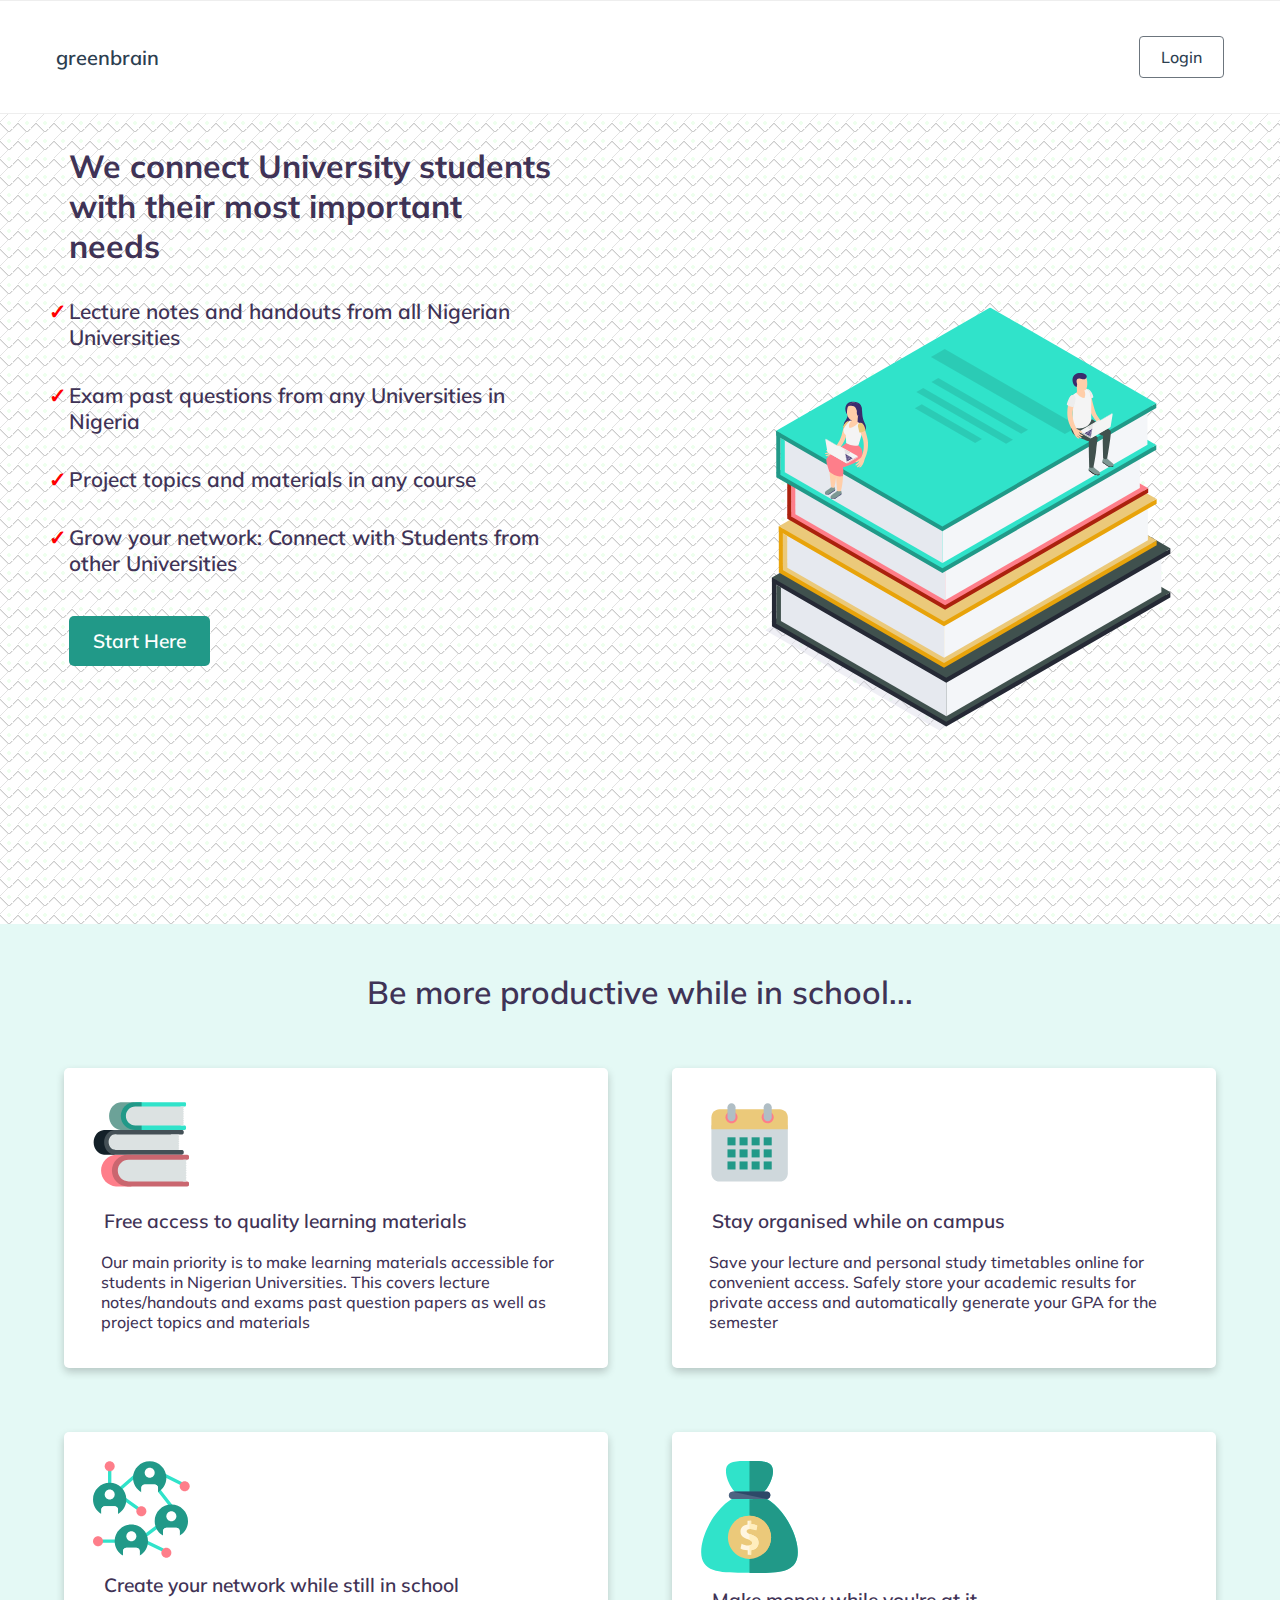
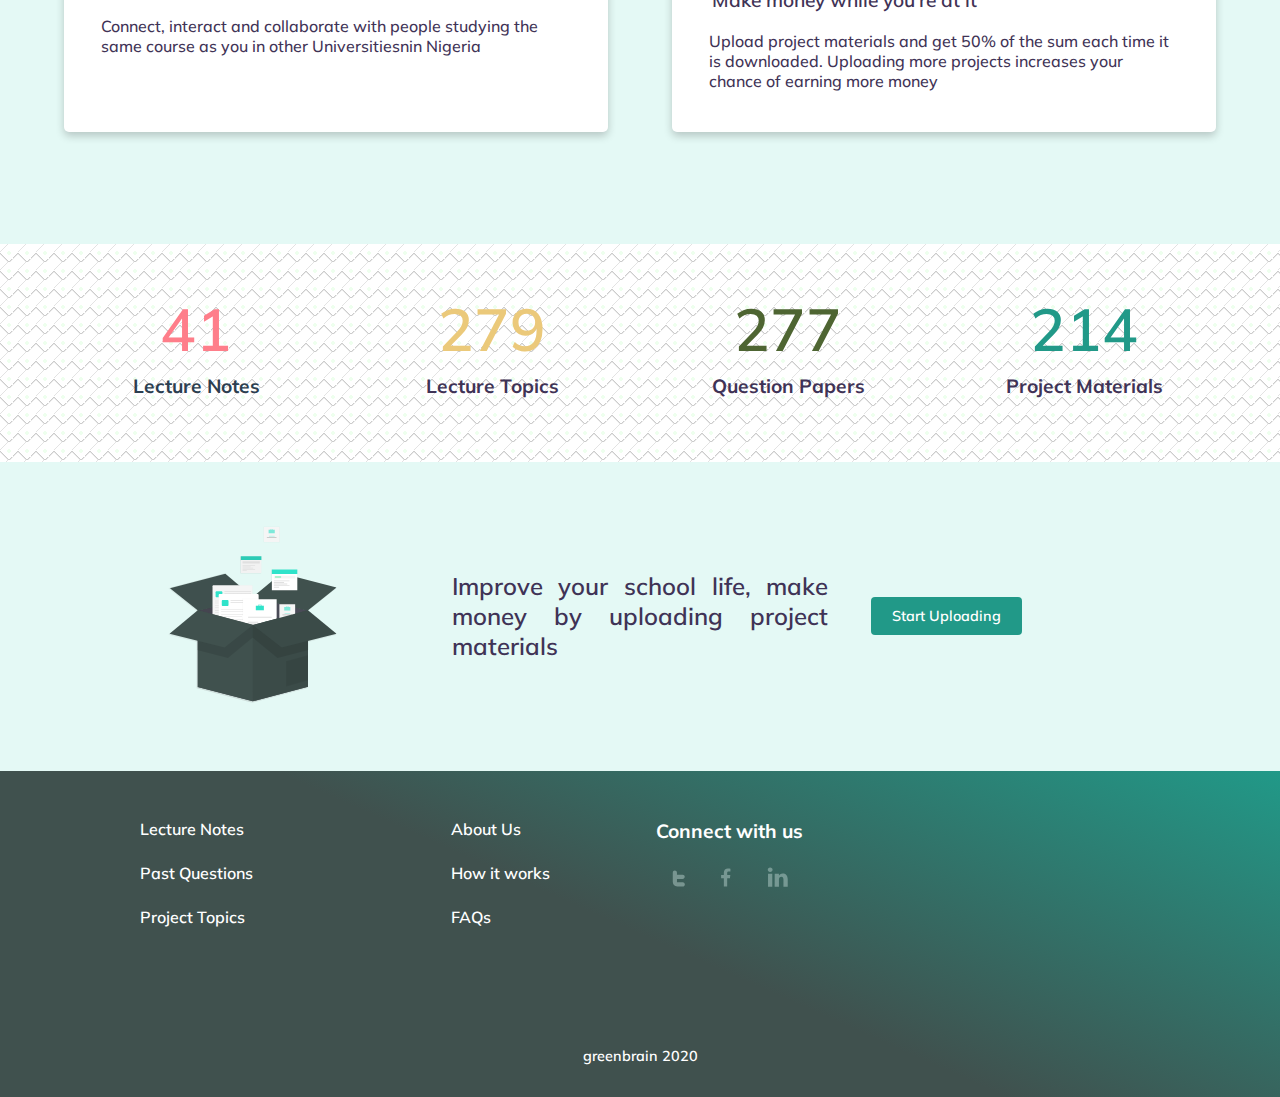
<file: index.html>
<!DOCTYPE html>
<html lang="en">
<head>
    <meta charset="UTF-8">
    <meta name="viewport" content="width=device-width, initial-scale=1.0">
    <link rel="stylesheet" href="style.css">
    <title>Document</title>
</head>
<body>
    <!-- <div class="main__header"> -->
        <nav class="navbar">
           <div class="navbar__container">
                <a href="#" class="navbar__brand">greenbrain</a>
                <a href="signin.html" class="navbar__btn">Login</a>
           </div>
        </nav>
        <section class="intro">
            <div class="intro__items">
                <h2 class="heading">
                    We connect University students with their most important needs
                </h2>
                <ul class="lists">
                    <li class="list__item">Lecture notes and handouts from all Nigerian Universities</li>
                    <li class="list__item">Exam past questions from any Universities in Nigeria</li>
                    <li class="list__item">Project topics and materials in any course</li>
                    <li class="list__item">Grow your network: Connect with Students from other Universities</li>
                </ul>
                <a href="signin.html" class="start">Start Here</a>
            </div>
            <div class="books">
                <img src="./images/Online_education.79d85fb7.svg" alt="books">
            </div>
        </section>
    <!-- </div> -->
    <main>
        <section class="productive">
            <h2 class="title">Be more productive while in school...</h2>
            <div class="productive___contents">
                <div class="items-card">
                    <img src="./images/bookstack.d9f0e8a9.svg" alt="book-stack">
                    <h3 class="lead">
                        Free access to quality learning materials
                    </h3>
                    <p class="para">
                        Our main priority is to make learning materials accessible for students in Nigerian Universities. This covers lecture notes/handouts and exams past question papers as well as project topics and materials
                    </p>
                </div>
                <div class="items-card">
                    <img src="./images/calendar.05415a39.svg" alt="calender">
                    <h3 class="lead">
                        Stay organised while on campus
                    </h3>
                    <p class="para">
                        Save your lecture and personal study timetables online for convenient access. Safely store your academic results for private access and automatically generate your GPA for the semester
                    </p>
                </div>
                <div class="items-card">
                    <img src="./images/network.5411cc69.svg" alt="network">
                    <h3 class="lead">
                        Create your network while still in school
                    </h3>
                    <p class="para">
                        Connect, interact and collaborate with people studying the same course as you in other Universitiesnin Nigeria 
                    </p>
                </div>

                <div class="items-card">
                    <img src="./images/money-bag.452fb57d.svg" alt="money-bag">
                    <h3 class="lead">
                        Make money while you're at it
                    </h3>
                    <p class="para">
                        Upload project materials and get 50% of the sum each time it is downloaded. Uploading more projects increases your chance of earning more money
                    </p>
                </div>

            </div>
        </section>
        <section class="stats">
            <div class="lecture__notes">
                <h2>41</h2>
                <p><a href="notes.html">Lecture Notes</a></p>
            </div>
            <div class="lecture__topics">
                <h2>279</h2>
                <p>Lecture Topics</p>
            </div>
            <div class="question__papers">
                <h2>277</h2>
                <p>Question Papers</p>
            </div>
            <div class="project__materials">
                <h2>214</h2>
                <p>Project Materials</p>
            </div>
           
        </section>
        <section class="upload">
           <div class="upload__img">
               <img src="./images/uploading.bedd44c8.svg" alt="upload">
           </div>
           <p class="upload__info">Improve your school life, make money by uploading project materials</p>
           
           <a href="#" class="btn">Start Uploading</a>
        </section>
        <footer class="main__footer">
            <section class="footer__links">
                <div class="links__container">
                    <ul class="links">
                        <li><a href="#" class="link">Lecture Notes</a></li>
                        <li><a href="#" class="link">Past Questions</a></li>
                        <li><a href="#" class="link">Project Topics</a></li>
                    </ul>
                </div>
                <div class="links__container">
                    <ul class="links">
                        <li><a href="#" class="link">About Us</a></li>
                        <li><a href="#" class="link">How it works</a></li>
                        <li><a href="#" class="link">FAQs</a></li>
                    </ul>
                </div>
                <div class="socials">
                    <h4>Connect with us</h4>
                    <a class="social-icon" href="#">
                        <img src="./images/twitter.e1b7543e.svg" alt="twitter icon">
                    </a>
                    <a class="social-icon" href="#">
                        <img src="./images/facebook.58a69324.svg" alt="facebook icon">
                    </a>
                    <a class="social-icon" href="#">
                        <img src="./images/linkedin.0ccf20a4.svg" alt="linkedin icon">
                    </a>
                </div>
            </section>
            <h4 class="copyright">greenbrain 2020</h4>
        </footer>
    </main>
</body>
</html>
</file>
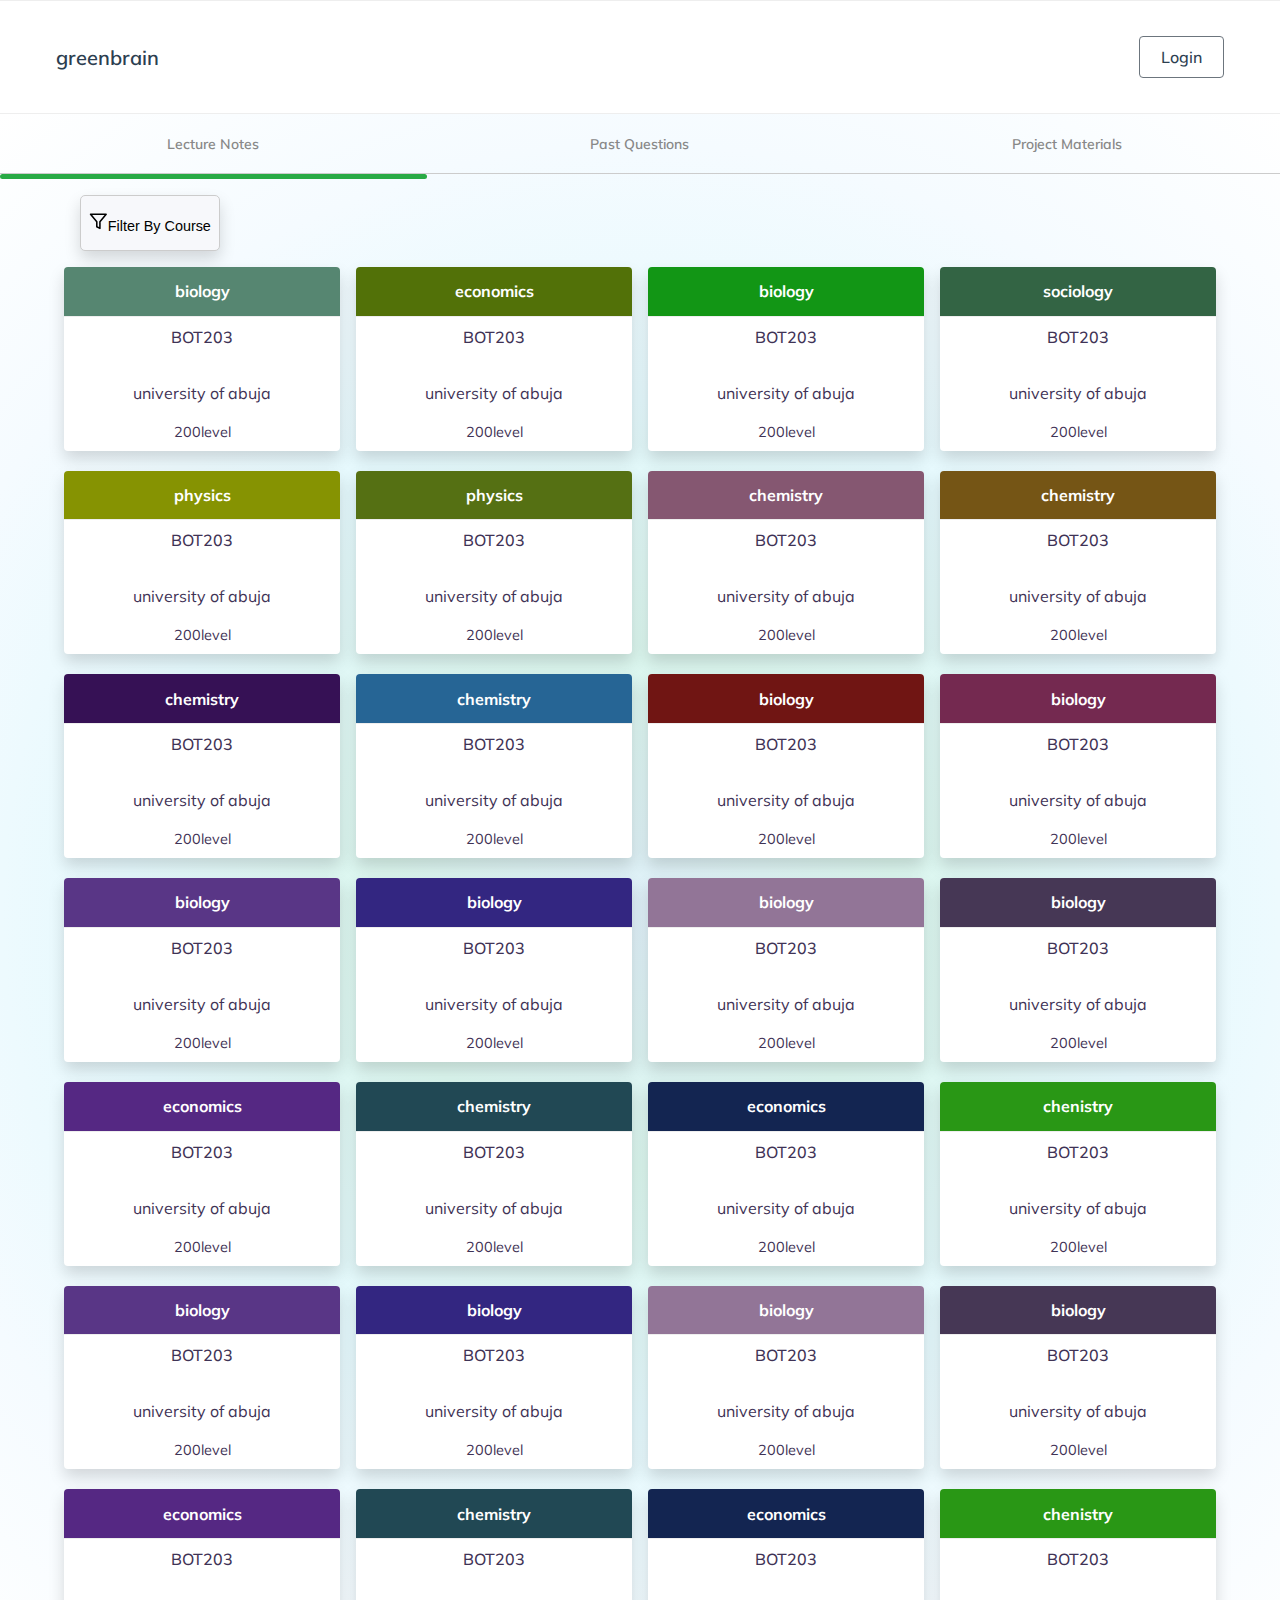
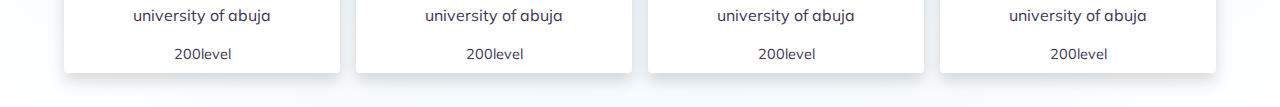
<file: notes.html>
<!DOCTYPE html>
<html lang="en">
<head>
    <meta charset="UTF-8">
    <meta name="viewport" content="width=device-width, initial-scale=1.0">
    <link rel="stylesheet" href="style.css">
    <title>Document</title>
</head>
<body>
    <!-- <div class="main__header"> -->
        <nav class="navbar">
           <div class="navbar__container">
                <a href="#" class="navbar__brand">greenbrain</a>
                <a href="#" class="navbar__btn">Login</a>
           </div>
        </nav>
    <!-- </div> -->
    <main>
        <section class="tabs main-body">
            <div class="tab-header">
                <div class="active">
                    <p>Lecture Notes</p>
                </div>
                <div>
                    <p>Past Questions</p>
                </div>
                <div>
                    <p>Project Materials</p>
                </div>
               
            </div>
            <div class="tab-indicator"></div>
            <div class="filter-container">
                <button class="filter"><svg data-v-1af3e863="" xmlns="http://www.w3.org/2000/svg" width="1.3em" height="1.3em" viewBox="0 0 24 24" fill="none" stroke="currentColor" stroke-width="2" stroke-linecap="round" stroke-linejoin="round" class="custom-class mr-2 feather feather-filter"><polygon data-v-1af3e863="" points="22 3 2 3 10 12.46 10 19 14 21 14 12.46 22 3"></polygon></svg><span>Filter By Course</span></button>
            </div>
                <div class="tab-body">
                    <div class="active">
                        <div class="cards">
                            <ul>
                                <li class="card">
                                    <h4 style="background-color: rgb(86, 134, 113); color: #fff;">biology</h4>
                                    <p class="course-title">BOT203</p>
                                    <p class="school">university of abuja</p>
                                    <p class="id">200level</p>
                                </li>
                                <li class="card">
                                    <h4 style="background-color: rgb(82, 113, 8); color: #fff;">economics</h4>
                                    <p class="course-title">BOT203</p>
                                    <p class="school">university of abuja</p>
                                    <p class="id">200level</p>
                                </li>
                                <li class="card">
                                    <h4 style="background-color: rgb(18, 150, 21); color: #fff;">biology</h4>
                                    <p class="course-title">BOT203</p>
                                    <p class="school">university of abuja</p>
                                    <p class="id">200level</p>
                                </li>
                                <li class="card">
                                    <h4 style="background-color: rgb(51, 100, 68 ); color: #fff;">sociology</h4>
                                    <p class="course-title">BOT203</p>
                                    <p class="school">university of abuja</p>
                                    <p class="id">200level</p>
                                </li>
                                <li class="card">
                                    <h4 style="background-color: rgb(134, 147, 2); color: #fff;">physics</h4>
                                    <p class="course-title">BOT203</p>
                                    <p class="school">university of abuja</p>
                                    <p class="id">200level</p>
                                </li>
                                <li class="card">
                                    <h4 style="background-color: rgb(85, 112, 19); color: #fff;">physics</h4>
                                    <p class="course-title">BOT203</p>
                                    <p class="school">university of abuja</p>
                                    <p class="id">200level</p>
                                </li>
                                <li class="card">
                                    <h4 style="background-color: rgb(133, 87, 113); color: #fff;">chemistry</h4>
                                    <p class="course-title">BOT203</p>
                                    <p class="school">university of abuja</p>
                                    <p class="id">200level</p>
                                </li>
                                <li class="card">
                                    <h4 style="background-color: rgb(117, 85, 21); color: #fff;">chemistry</h4>
                                    <p class="course-title">BOT203</p>
                                    <p class="school">university of abuja</p>
                                    <p class="id">200level</p>
                                </li>
                                <li class="card">
                                    <h4 style="background-color: rgb(54, 17, 85); color: #fff;">chemistry</h4>
                                    <p class="course-title">BOT203</p>
                                    <p class="school">university of abuja</p>
                                    <p class="id">200level</p>
                                </li>
                                <li class="card">
                                    <h4 style="background-color: rgb(38, 101, 149); color: #fff;">chemistry</h4>
                                    <p class="course-title">BOT203</p>
                                    <p class="school">university of abuja</p>
                                    <p class="id">200level</p>
                                </li>
                                <li class="card">
                                    <h4 style="background-color: rgb(112, 21, 19); color: #fff;">biology</h4>
                                    <p class="course-title">BOT203</p>
                                    <p class="school">university of abuja</p>
                                    <p class="id">200level</p>
                                </li>
                                <li class="card">
                                    <h4 style="background-color: rgb(116, 41, 80); color: #fff;">biology</h4>
                                    <p class="course-title">BOT203</p>
                                    <p class="school">university of abuja</p>
                                    <p class="id">200level</p>
                                </li>
                                <li class="card">
                                    <h4 style="background-color: rgb(89, 54, 134); color: #fff;">biology</h4>
                                    <p class="course-title">BOT203</p>
                                    <p class="school">university of abuja</p>
                                    <p class="id">200level</p>
                                </li>
                                <li class="card">
                                    <h4 style="background-color: rgb(51, 38, 129); color: #fff;">biology</h4>
                                    <p class="course-title">BOT203</p>
                                    <p class="school">university of abuja</p>
                                    <p class="id">200level</p>
                                </li>
                                <li class="card">
                                    <h4 style="background-color: rgb(146, 117, 151); color: #fff;">biology</h4>
                                    <p class="course-title">BOT203</p>
                                    <p class="school">university of abuja</p>
                                    <p class="id">200level</p>
                                </li>
                                <li class="card">
                                    <h4 style="background-color: rgb(70, 55, 85); color: #fff;">biology</h4>
                                    <p class="course-title">BOT203</p>
                                    <p class="school">university of abuja</p>
                                    <p class="id">200level</p>
                                </li>
                                <li class="card">
                                    <h4 style="background-color: rgb(85, 40, 131); color: #fff;">economics</h4>
                                    <p class="course-title">BOT203</p>
                                    <p class="school">university of abuja</p>
                                    <p class="id">200level</p>
                                </li>
                                <li class="card">
                                    <h4 style="background-color: rgb(33, 72, 84); color: #fff;">chemistry</h4>
                                    <p class="course-title">BOT203</p>
                                    <p class="school">university of abuja</p>
                                    <p class="id">200level</p>
                                </li>
                                <li class="card">
                                    <h4 style="background-color: rgb(19, 37, 81); color: #fff;">economics</h4>
                                    <p class="course-title">BOT203</p>
                                    <p class="school">university of abuja</p>
                                    <p class="id">200level</p>
                                </li>
                                <li class="card">
                                    <h4 style="background-color: rgb(41, 151, 21); color: #fff;">chenistry</h4>
                                    <p class="course-title">BOT203</p>
                                    <p class="school">university of abuja</p>
                                    <p class="id">200level</p>
                                </li>
                                <li class="card">
                                    <h4 style="background-color: rgb(89, 54, 134); color: #fff;">biology</h4>
                                    <p class="course-title">BOT203</p>
                                    <p class="school">university of abuja</p>
                                    <p class="id">200level</p>
                                </li>
                                <li class="card">
                                    <h4 style="background-color: rgb(51, 38, 129); color: #fff;">biology</h4>
                                    <p class="course-title">BOT203</p>
                                    <p class="school">university of abuja</p>
                                    <p class="id">200level</p>
                                </li>
                                <li class="card">
                                    <h4 style="background-color: rgb(146, 117, 151); color: #fff;">biology</h4>
                                    <p class="course-title">BOT203</p>
                                    <p class="school">university of abuja</p>
                                    <p class="id">200level</p>
                                </li>
                                <li class="card">
                                    <h4 style="background-color: rgb(70, 55, 85); color: #fff;">biology</h4>
                                    <p class="course-title">BOT203</p>
                                    <p class="school">university of abuja</p>
                                    <p class="id">200level</p>
                                </li>
                                <li class="card">
                                    <h4 style="background-color: rgb(85, 40, 131); color: #fff;">economics</h4>
                                    <p class="course-title">BOT203</p>
                                    <p class="school">university of abuja</p>
                                    <p class="id">200level</p>
                                </li>
                                <li class="card">
                                    <h4 style="background-color: rgb(33, 72, 84); color: #fff;">chemistry</h4>
                                    <p class="course-title">BOT203</p>
                                    <p class="school">university of abuja</p>
                                    <p class="id">200level</p>
                                </li>
                                <li class="card">
                                    <h4 style="background-color: rgb(19, 37, 81); color: #fff;">economics</h4>
                                    <p class="course-title">BOT203</p>
                                    <p class="school">university of abuja</p>
                                    <p class="id">200level</p>
                                </li>
                                <li class="card">
                                    <h4 style="background-color: rgb(41, 151, 21); color: #fff;">chenistry</h4>
                                    <p class="course-title">BOT203</p>
                                    <p class="school">university of abuja</p>
                                    <p class="id">200level</p>
                                </li>
                            </ul>
                        </div>
                    </div>
                    <div>
                        <div class="cards">
                            <ul>
                                <li class="card">
                                    <h4 style="background-color: rgb(86, 134, 113); color: #fff;">biology</h4>
                                    <p class="course-title">BOT203</p>
                                    <p class="school">university of abuja</p>
                                    <p class="id">200level</p>
                                </li>
                                <li class="card">
                                    <h4 style="background-color: rgb(82, 113, 8); color: #fff;">economics</h4>
                                    <p class="course-title">BOT203</p>
                                    <p class="school">university of abuja</p>
                                    <p class="id">200level</p>
                                </li>
                                <li class="card">
                                    <h4 style="background-color: rgb(18, 150, 21); color: #fff;">biology</h4>
                                    <p class="course-title">BOT203</p>
                                    <p class="school">university of abuja</p>
                                    <p class="id">200level</p>
                                </li>
                                <li class="card">
                                    <h4 style="background-color: rgb(51, 100, 68 ); color: #fff;">sociology</h4>
                                    <p class="course-title">BOT203</p>
                                    <p class="school">university of abuja</p>
                                    <p class="id">200level</p>
                                </li>
                                <li class="card">
                                    <h4 style="background-color: rgb(134, 147, 2); color: #fff;">physics</h4>
                                    <p class="course-title">BOT203</p>
                                    <p class="school">university of abuja</p>
                                    <p class="id">200level</p>
                                </li>
                                <li class="card">
                                    <h4 style="background-color: rgb(85, 112, 19); color: #fff;">physics</h4>
                                    <p class="course-title">BOT203</p>
                                    <p class="school">university of abuja</p>
                                    <p class="id">200level</p>
                                </li>
                                <li class="card">
                                    <h4 style="background-color: rgb(133, 87, 113); color: #fff;">chemistry</h4>
                                    <p class="course-title">BOT203</p>
                                    <p class="school">university of abuja</p>
                                    <p class="id">200level</p>
                                </li>
                                <li class="card">
                                    <h4 style="background-color: rgb(117, 85, 21); color: #fff;">chemistry</h4>
                                    <p class="course-title">BOT203</p>
                                    <p class="school">university of abuja</p>
                                    <p class="id">200level</p>
                                </li>
                                <li class="card">
                                    <h4 style="background-color: rgb(54, 17, 85); color: #fff;">chemistry</h4>
                                    <p class="course-title">BOT203</p>
                                    <p class="school">university of abuja</p>
                                    <p class="id">200level</p>
                                </li>
                                <li class="card">
                                    <h4 style="background-color: rgb(38, 101, 149); color: #fff;">chemistry</h4>
                                    <p class="course-title">BOT203</p>
                                    <p class="school">university of abuja</p>
                                    <p class="id">200level</p>
                                </li>
                                <li class="card">
                                    <h4 style="background-color: rgb(112, 21, 19); color: #fff;">biology</h4>
                                    <p class="course-title">BOT203</p>
                                    <p class="school">university of abuja</p>
                                    <p class="id">200level</p>
                                </li>
                                <li class="card">
                                    <h4 style="background-color: rgb(116, 41, 80); color: #fff;">biology</h4>
                                    <p class="course-title">BOT203</p>
                                    <p class="school">university of abuja</p>
                                    <p class="id">200level</p>
                                </li>
                                <li class="card">
                                    <h4 style="background-color: rgb(89, 54, 134); color: #fff;">biology</h4>
                                    <p class="course-title">BOT203</p>
                                    <p class="school">university of abuja</p>
                                    <p class="id">200level</p>
                                </li>
                                <li class="card">
                                    <h4 style="background-color: rgb(51, 38, 129); color: #fff;">biology</h4>
                                    <p class="course-title">BOT203</p>
                                    <p class="school">university of abuja</p>
                                    <p class="id">200level</p>
                                </li>
                                <li class="card">
                                    <h4 style="background-color: rgb(146, 117, 151); color: #fff;">biology</h4>
                                    <p class="course-title">BOT203</p>
                                    <p class="school">university of abuja</p>
                                    <p class="id">200level</p>
                                </li>
                                <li class="card">
                                    <h4 style="background-color: rgb(70, 55, 85); color: #fff;">biology</h4>
                                    <p class="course-title">BOT203</p>
                                    <p class="school">university of abuja</p>
                                    <p class="id">200level</p>
                                </li>
                                <li class="card">
                                    <h4 style="background-color: rgb(85, 40, 131); color: #fff;">economics</h4>
                                    <p class="course-title">BOT203</p>
                                    <p class="school">university of abuja</p>
                                    <p class="id">200level</p>
                                </li>
                                <li class="card">
                                    <h4 style="background-color: rgb(33, 72, 84); color: #fff;">chemistry</h4>
                                    <p class="course-title">BOT203</p>
                                    <p class="school">university of abuja</p>
                                    <p class="id">200level</p>
                                </li>
                                <li class="card">
                                    <h4 style="background-color: rgb(19, 37, 81); color: #fff;">economics</h4>
                                    <p class="course-title">BOT203</p>
                                    <p class="school">university of abuja</p>
                                    <p class="id">200level</p>
                                </li>
                                <li class="card">
                                    <h4 style="background-color: rgb(41, 151, 21); color: #fff;">chenistry</h4>
                                    <p class="course-title">BOT203</p>
                                    <p class="school">university of abuja</p>
                                    <p class="id">200level</p>
                                </li>
                                <li class="card">
                                    <h4 style="background-color: rgb(89, 54, 134); color: #fff;">biology</h4>
                                    <p class="course-title">BOT203</p>
                                    <p class="school">university of abuja</p>
                                    <p class="id">200level</p>
                                </li>
                                <li class="card">
                                    <h4 style="background-color: rgb(51, 38, 129); color: #fff;">biology</h4>
                                    <p class="course-title">BOT203</p>
                                    <p class="school">university of abuja</p>
                                    <p class="id">200level</p>
                                </li>
                                <li class="card">
                                    <h4 style="background-color: rgb(146, 117, 151); color: #fff;">biology</h4>
                                    <p class="course-title">BOT203</p>
                                    <p class="school">university of abuja</p>
                                    <p class="id">200level</p>
                                </li>
                                <li class="card">
                                    <h4 style="background-color: rgb(70, 55, 85); color: #fff;">biology</h4>
                                    <p class="course-title">BOT203</p>
                                    <p class="school">university of abuja</p>
                                    <p class="id">200level</p>
                                </li>
                                <li class="card">
                                    <h4 style="background-color: rgb(85, 40, 131); color: #fff;">economics</h4>
                                    <p class="course-title">BOT203</p>
                                    <p class="school">university of abuja</p>
                                    <p class="id">200level</p>
                                </li>
                                <li class="card">
                                    <h4 style="background-color: rgb(33, 72, 84); color: #fff;">chemistry</h4>
                                    <p class="course-title">BOT203</p>
                                    <p class="school">university of abuja</p>
                                    <p class="id">200level</p>
                                </li>
                                <li class="card">
                                    <h4 style="background-color: rgb(19, 37, 81); color: #fff;">economics</h4>
                                    <p class="course-title">BOT203</p>
                                    <p class="school">university of abuja</p>
                                    <p class="id">200level</p>
                                </li>
                                <li class="card">
                                    <h4 style="background-color: rgb(41, 151, 21); color: #fff;">chenistry</h4>
                                    <p class="course-title">BOT203</p>
                                    <p class="school">university of abuja</p>
                                    <p class="id">200level</p>
                                </li>
                            </ul>
                        </div>
                    </div>
                    <div>
                        <div class="cards">
                            <ul>
                                <li class="card">
                                    <h4 style="background-color: rgb(86, 134, 113); color: #fff;">biology</h4>
                                    <p class="course-title">BOT203</p>
                                    <p class="school">university of abuja</p>
                                    <p class="id">200level</p>
                                </li>
                                <li class="card">
                                    <h4 style="background-color: rgb(82, 113, 8); color: #fff;">economics</h4>
                                    <p class="course-title">BOT203</p>
                                    <p class="school">university of abuja</p>
                                    <p class="id">200level</p>
                                </li>
                                <li class="card">
                                    <h4 style="background-color: rgb(18, 150, 21); color: #fff;">biology</h4>
                                    <p class="course-title">BOT203</p>
                                    <p class="school">university of abuja</p>
                                    <p class="id">200level</p>
                                </li>
                                <li class="card">
                                    <h4 style="background-color: rgb(51, 100, 68 ); color: #fff;">sociology</h4>
                                    <p class="course-title">BOT203</p>
                                    <p class="school">university of abuja</p>
                                    <p class="id">200level</p>
                                </li>
                                <li class="card">
                                    <h4 style="background-color: rgb(134, 147, 2); color: #fff;">physics</h4>
                                    <p class="course-title">BOT203</p>
                                    <p class="school">university of abuja</p>
                                    <p class="id">200level</p>
                                </li>
                                <li class="card">
                                    <h4 style="background-color: rgb(85, 112, 19); color: #fff;">physics</h4>
                                    <p class="course-title">BOT203</p>
                                    <p class="school">university of abuja</p>
                                    <p class="id">200level</p>
                                </li>
                                <li class="card">
                                    <h4 style="background-color: rgb(133, 87, 113); color: #fff;">chemistry</h4>
                                    <p class="course-title">BOT203</p>
                                    <p class="school">university of abuja</p>
                                    <p class="id">200level</p>
                                </li>
                                <li class="card">
                                    <h4 style="background-color: rgb(117, 85, 21); color: #fff;">chemistry</h4>
                                    <p class="course-title">BOT203</p>
                                    <p class="school">university of abuja</p>
                                    <p class="id">200level</p>
                                </li>
                                <li class="card">
                                    <h4 style="background-color: rgb(54, 17, 85); color: #fff;">chemistry</h4>
                                    <p class="course-title">BOT203</p>
                                    <p class="school">university of abuja</p>
                                    <p class="id">200level</p>
                                </li>
                                <li class="card">
                                    <h4 style="background-color: rgb(38, 101, 149); color: #fff;">chemistry</h4>
                                    <p class="course-title">BOT203</p>
                                    <p class="school">university of abuja</p>
                                    <p class="id">200level</p>
                                </li>
                                <li class="card">
                                    <h4 style="background-color: rgb(112, 21, 19); color: #fff;">biology</h4>
                                    <p class="course-title">BOT203</p>
                                    <p class="school">university of abuja</p>
                                    <p class="id">200level</p>
                                </li>
                                <li class="card">
                                    <h4 style="background-color: rgb(116, 41, 80); color: #fff;">biology</h4>
                                    <p class="course-title">BOT203</p>
                                    <p class="school">university of abuja</p>
                                    <p class="id">200level</p>
                                </li>
                                <li class="card">
                                    <h4 style="background-color: rgb(89, 54, 134); color: #fff;">biology</h4>
                                    <p class="course-title">BOT203</p>
                                    <p class="school">university of abuja</p>
                                    <p class="id">200level</p>
                                </li>
                                <li class="card">
                                    <h4 style="background-color: rgb(51, 38, 129); color: #fff;">biology</h4>
                                    <p class="course-title">BOT203</p>
                                    <p class="school">university of abuja</p>
                                    <p class="id">200level</p>
                                </li>
                                <li class="card">
                                    <h4 style="background-color: rgb(146, 117, 151); color: #fff;">biology</h4>
                                    <p class="course-title">BOT203</p>
                                    <p class="school">university of abuja</p>
                                    <p class="id">200level</p>
                                </li>
                                <li class="card">
                                    <h4 style="background-color: rgb(70, 55, 85); color: #fff;">biology</h4>
                                    <p class="course-title">BOT203</p>
                                    <p class="school">university of abuja</p>
                                    <p class="id">200level</p>
                                </li>
                                <li class="card">
                                    <h4 style="background-color: rgb(85, 40, 131); color: #fff;">economics</h4>
                                    <p class="course-title">BOT203</p>
                                    <p class="school">university of abuja</p>
                                    <p class="id">200level</p>
                                </li>
                                <li class="card">
                                    <h4 style="background-color: rgb(33, 72, 84); color: #fff;">chemistry</h4>
                                    <p class="course-title">BOT203</p>
                                    <p class="school">university of abuja</p>
                                    <p class="id">200level</p>
                                </li>
                                <li class="card">
                                    <h4 style="background-color: rgb(19, 37, 81); color: #fff;">economics</h4>
                                    <p class="course-title">BOT203</p>
                                    <p class="school">university of abuja</p>
                                    <p class="id">200level</p>
                                </li>
                                <li class="card">
                                    <h4 style="background-color: rgb(41, 151, 21); color: #fff;">chenistry</h4>
                                    <p class="course-title">BOT203</p>
                                    <p class="school">university of abuja</p>
                                    <p class="id">200level</p>
                                </li>
                                <li class="card">
                                    <h4 style="background-color: rgb(89, 54, 134); color: #fff;">biology</h4>
                                    <p class="course-title">BOT203</p>
                                    <p class="school">university of abuja</p>
                                    <p class="id">200level</p>
                                </li>
                                <li class="card">
                                    <h4 style="background-color: rgb(51, 38, 129); color: #fff;">biology</h4>
                                    <p class="course-title">BOT203</p>
                                    <p class="school">university of abuja</p>
                                    <p class="id">200level</p>
                                </li>
                                <li class="card">
                                    <h4 style="background-color: rgb(146, 117, 151); color: #fff;">biology</h4>
                                    <p class="course-title">BOT203</p>
                                    <p class="school">university of abuja</p>
                                    <p class="id">200level</p>
                                </li>
                                <li class="card">
                                    <h4 style="background-color: rgb(70, 55, 85); color: #fff;">biology</h4>
                                    <p class="course-title">BOT203</p>
                                    <p class="school">university of abuja</p>
                                    <p class="id">200level</p>
                                </li>
                                <li class="card">
                                    <h4 style="background-color: rgb(85, 40, 131); color: #fff;">economics</h4>
                                    <p class="course-title">BOT203</p>
                                    <p class="school">university of abuja</p>
                                    <p class="id">200level</p>
                                </li>
                                <li class="card">
                                    <h4 style="background-color: rgb(33, 72, 84); color: #fff;">chemistry</h4>
                                    <p class="course-title">BOT203</p>
                                    <p class="school">university of abuja</p>
                                    <p class="id">200level</p>
                                </li>
                                <li class="card">
                                    <h4 style="background-color: rgb(19, 37, 81); color: #fff;">economics</h4>
                                    <p class="course-title">BOT203</p>
                                    <p class="school">university of abuja</p>
                                    <p class="id">200level</p>
                                </li>
                                <li class="card">
                                    <h4 style="background-color: rgb(41, 151, 21); color: #fff;">chenistry</h4>
                                    <p class="course-title">BOT203</p>
                                    <p class="school">university of abuja</p>
                                    <p class="id">200level</p>
                                </li>
                            </ul>
                        </div>
                    </div>
                </div>
        </section>
    </main>
    <script src="main.js"></script>
</body>
</html>
</file>
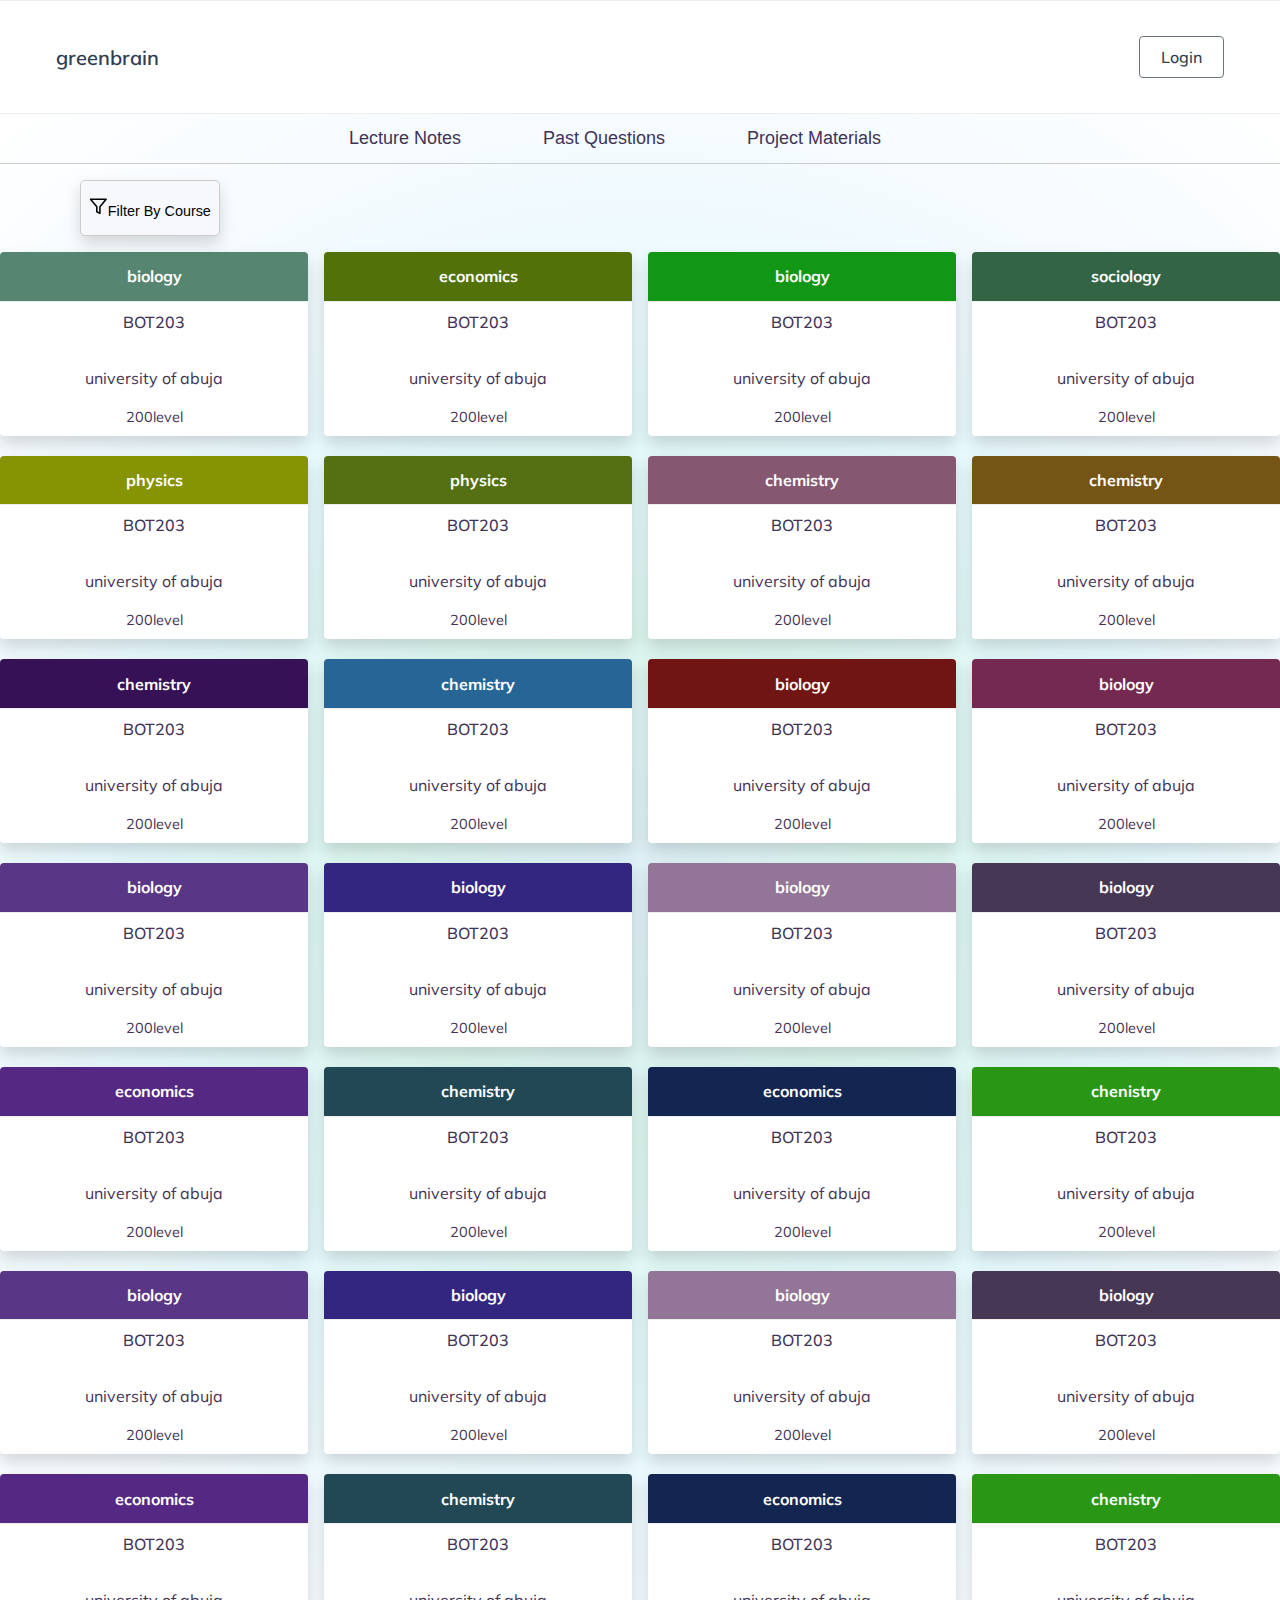
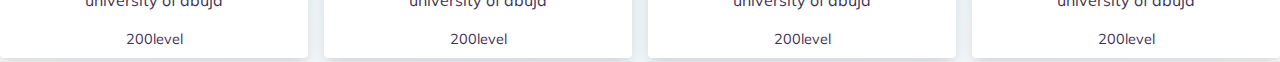
<file: try.html>
<!DOCTYPE html>
<html lang="en">
<head>
    <meta charset="UTF-8">
    <meta name="viewport" content="width=device-width, initial-scale=1.0">
    <link rel="stylesheet" href="style.css">
    <title>Document</title>
</head>
<body>
    <!-- <div class="main__header"> -->
        <nav class="navbar">
           <div class="navbar__container">
                <a href="#" class="navbar__brand">greenbrain</a>
                <a href="#" class="navbar__btn">Login</a>
           </div>
        </nav>
    <!-- </div> -->
    <main>
        <section class="tabs main-body">
            <!-- <div class="tab-header">
                <div class="active">
                    <p>Lecture Notes</p>
                </div>
                <div>
                    <p>Past Questions</p>
                </div>
                <div>
                    <p>Project Materials</p>
                </div>
               
            </div> -->
            <div class="hero">
            <div class="btn-box">
                <button id="btn1" class="btnHover" onclick="openFirst()">Lecture Notes</button>
                <button id="btn2" onclick="openSecond()">Past Questions</button>
                <button id="btn3" onclick="openThird()">Project Materials</button>
            </div>
          
            <div class="filter-container">
                <button class="filter"><svg data-v-1af3e863="" xmlns="http://www.w3.org/2000/svg" width="1.3em" height="1.3em" viewBox="0 0 24 24" fill="none" stroke="currentColor" stroke-width="2" stroke-linecap="round" stroke-linejoin="round" class="custom-class mr-2 feather feather-filter"><polygon data-v-1af3e863="" points="22 3 2 3 10 12.46 10 19 14 21 14 12.46 22 3"></polygon></svg><span>Filter By Course</span></button>
            </div>
            
            <div id="content1" class="content">
                <div class="cards">
                    <ul>
                        <li class="card">
                            <h4 style="background-color: rgb(86, 134, 113); color: #fff;">biology</h4>
                            <p class="course-title">BOT203</p>
                            <p class="school">university of abuja</p>
                            <p class="id">200level</p>
                        </li>
                        <li class="card">
                            <h4 style="background-color: rgb(82, 113, 8); color: #fff;">economics</h4>
                            <p class="course-title">BOT203</p>
                            <p class="school">university of abuja</p>
                            <p class="id">200level</p>
                        </li>
                        <li class="card">
                            <h4 style="background-color: rgb(18, 150, 21); color: #fff;">biology</h4>
                            <p class="course-title">BOT203</p>
                            <p class="school">university of abuja</p>
                            <p class="id">200level</p>
                        </li>
                        <li class="card">
                            <h4 style="background-color: rgb(51, 100, 68 ); color: #fff;">sociology</h4>
                            <p class="course-title">BOT203</p>
                            <p class="school">university of abuja</p>
                            <p class="id">200level</p>
                        </li>
                        <li class="card">
                            <h4 style="background-color: rgb(134, 147, 2); color: #fff;">physics</h4>
                            <p class="course-title">BOT203</p>
                            <p class="school">university of abuja</p>
                            <p class="id">200level</p>
                        </li>
                        <li class="card">
                            <h4 style="background-color: rgb(85, 112, 19); color: #fff;">physics</h4>
                            <p class="course-title">BOT203</p>
                            <p class="school">university of abuja</p>
                            <p class="id">200level</p>
                        </li>
                        <li class="card">
                            <h4 style="background-color: rgb(133, 87, 113); color: #fff;">chemistry</h4>
                            <p class="course-title">BOT203</p>
                            <p class="school">university of abuja</p>
                            <p class="id">200level</p>
                        </li>
                        <li class="card">
                            <h4 style="background-color: rgb(117, 85, 21); color: #fff;">chemistry</h4>
                            <p class="course-title">BOT203</p>
                            <p class="school">university of abuja</p>
                            <p class="id">200level</p>
                        </li>
                        <li class="card">
                            <h4 style="background-color: rgb(54, 17, 85); color: #fff;">chemistry</h4>
                            <p class="course-title">BOT203</p>
                            <p class="school">university of abuja</p>
                            <p class="id">200level</p>
                        </li>
                        <li class="card">
                            <h4 style="background-color: rgb(38, 101, 149); color: #fff;">chemistry</h4>
                            <p class="course-title">BOT203</p>
                            <p class="school">university of abuja</p>
                            <p class="id">200level</p>
                        </li>
                        <li class="card">
                            <h4 style="background-color: rgb(112, 21, 19); color: #fff;">biology</h4>
                            <p class="course-title">BOT203</p>
                            <p class="school">university of abuja</p>
                            <p class="id">200level</p>
                        </li>
                        <li class="card">
                            <h4 style="background-color: rgb(116, 41, 80); color: #fff;">biology</h4>
                            <p class="course-title">BOT203</p>
                            <p class="school">university of abuja</p>
                            <p class="id">200level</p>
                        </li>
                        <li class="card">
                            <h4 style="background-color: rgb(89, 54, 134); color: #fff;">biology</h4>
                            <p class="course-title">BOT203</p>
                            <p class="school">university of abuja</p>
                            <p class="id">200level</p>
                        </li>
                        <li class="card">
                            <h4 style="background-color: rgb(51, 38, 129); color: #fff;">biology</h4>
                            <p class="course-title">BOT203</p>
                            <p class="school">university of abuja</p>
                            <p class="id">200level</p>
                        </li>
                        <li class="card">
                            <h4 style="background-color: rgb(146, 117, 151); color: #fff;">biology</h4>
                            <p class="course-title">BOT203</p>
                            <p class="school">university of abuja</p>
                            <p class="id">200level</p>
                        </li>
                        <li class="card">
                            <h4 style="background-color: rgb(70, 55, 85); color: #fff;">biology</h4>
                            <p class="course-title">BOT203</p>
                            <p class="school">university of abuja</p>
                            <p class="id">200level</p>
                        </li>
                        <li class="card">
                            <h4 style="background-color: rgb(85, 40, 131); color: #fff;">economics</h4>
                            <p class="course-title">BOT203</p>
                            <p class="school">university of abuja</p>
                            <p class="id">200level</p>
                        </li>
                        <li class="card">
                            <h4 style="background-color: rgb(33, 72, 84); color: #fff;">chemistry</h4>
                            <p class="course-title">BOT203</p>
                            <p class="school">university of abuja</p>
                            <p class="id">200level</p>
                        </li>
                        <li class="card">
                            <h4 style="background-color: rgb(19, 37, 81); color: #fff;">economics</h4>
                            <p class="course-title">BOT203</p>
                            <p class="school">university of abuja</p>
                            <p class="id">200level</p>
                        </li>
                        <li class="card">
                            <h4 style="background-color: rgb(41, 151, 21); color: #fff;">chenistry</h4>
                            <p class="course-title">BOT203</p>
                            <p class="school">university of abuja</p>
                            <p class="id">200level</p>
                        </li>
                        <li class="card">
                            <h4 style="background-color: rgb(89, 54, 134); color: #fff;">biology</h4>
                            <p class="course-title">BOT203</p>
                            <p class="school">university of abuja</p>
                            <p class="id">200level</p>
                        </li>
                        <li class="card">
                            <h4 style="background-color: rgb(51, 38, 129); color: #fff;">biology</h4>
                            <p class="course-title">BOT203</p>
                            <p class="school">university of abuja</p>
                            <p class="id">200level</p>
                        </li>
                        <li class="card">
                            <h4 style="background-color: rgb(146, 117, 151); color: #fff;">biology</h4>
                            <p class="course-title">BOT203</p>
                            <p class="school">university of abuja</p>
                            <p class="id">200level</p>
                        </li>
                        <li class="card">
                            <h4 style="background-color: rgb(70, 55, 85); color: #fff;">biology</h4>
                            <p class="course-title">BOT203</p>
                            <p class="school">university of abuja</p>
                            <p class="id">200level</p>
                        </li>
                        <li class="card">
                            <h4 style="background-color: rgb(85, 40, 131); color: #fff;">economics</h4>
                            <p class="course-title">BOT203</p>
                            <p class="school">university of abuja</p>
                            <p class="id">200level</p>
                        </li>
                        <li class="card">
                            <h4 style="background-color: rgb(33, 72, 84); color: #fff;">chemistry</h4>
                            <p class="course-title">BOT203</p>
                            <p class="school">university of abuja</p>
                            <p class="id">200level</p>
                        </li>
                        <li class="card">
                            <h4 style="background-color: rgb(19, 37, 81); color: #fff;">economics</h4>
                            <p class="course-title">BOT203</p>
                            <p class="school">university of abuja</p>
                            <p class="id">200level</p>
                        </li>
                        <li class="card">
                            <h4 style="background-color: rgb(41, 151, 21); color: #fff;">chenistry</h4>
                            <p class="course-title">BOT203</p>
                            <p class="school">university of abuja</p>
                            <p class="id">200level</p>
                        </li>
                    </ul>
                </div>
            </div>
            <div id="content2" class="content">
                <div class="cards">
                    <ul>
                        <li class="card">
                            <h4 style="background-color: rgb(86, 134, 113); color: #fff;">biology</h4>
                            <p class="course-title">BOT203</p>
                            <p class="school">university of ilorin</p>
                            <p class="id">200level</p>
                        </li>
                        <li class="card">
                            <h4 style="background-color: rgb(82, 113, 8); color: #fff;">economics</h4>
                            <p class="course-title">BOT203</p>
                            <p class="school">university of abuja</p>
                            <p class="id">200level</p>
                        </li>
                        <li class="card">
                            <h4 style="background-color: rgb(18, 150, 21); color: #fff;">biology</h4>
                            <p class="course-title">BOT203</p>
                            <p class="school">university of abuja</p>
                            <p class="id">200level</p>
                        </li>
                        <li class="card">
                            <h4 style="background-color: rgb(51, 100, 68 ); color: #fff;">sociology</h4>
                            <p class="course-title">BOT203</p>
                            <p class="school">university of abuja</p>
                            <p class="id">200level</p>
                        </li>
                        <li class="card">
                            <h4 style="background-color: rgb(134, 147, 2); color: #fff;">physics</h4>
                            <p class="course-title">BOT203</p>
                            <p class="school">university of abuja</p>
                            <p class="id">200level</p>
                        </li>
                        <li class="card">
                            <h4 style="background-color: rgb(85, 112, 19); color: #fff;">physics</h4>
                            <p class="course-title">BOT203</p>
                            <p class="school">university of abuja</p>
                            <p class="id">200level</p>
                        </li>
                        <li class="card">
                            <h4 style="background-color: rgb(133, 87, 113); color: #fff;">chemistry</h4>
                            <p class="course-title">BOT203</p>
                            <p class="school">university of abuja</p>
                            <p class="id">200level</p>
                        </li>
                        <li class="card">
                            <h4 style="background-color: rgb(117, 85, 21); color: #fff;">chemistry</h4>
                            <p class="course-title">BOT203</p>
                            <p class="school">university of abuja</p>
                            <p class="id">200level</p>
                        </li>
                        <li class="card">
                            <h4 style="background-color: rgb(54, 17, 85); color: #fff;">chemistry</h4>
                            <p class="course-title">BOT203</p>
                            <p class="school">university of abuja</p>
                            <p class="id">200level</p>
                        </li>
                        <li class="card">
                            <h4 style="background-color: rgb(38, 101, 149); color: #fff;">chemistry</h4>
                            <p class="course-title">BOT203</p>
                            <p class="school">university of abuja</p>
                            <p class="id">200level</p>
                        </li>
                        <li class="card">
                            <h4 style="background-color: rgb(112, 21, 19); color: #fff;">biology</h4>
                            <p class="course-title">BOT203</p>
                            <p class="school">university of abuja</p>
                            <p class="id">200level</p>
                        </li>
                        <li class="card">
                            <h4 style="background-color: rgb(116, 41, 80); color: #fff;">biology</h4>
                            <p class="course-title">BOT203</p>
                            <p class="school">university of abuja</p>
                            <p class="id">200level</p>
                        </li>
                        <li class="card">
                            <h4 style="background-color: rgb(89, 54, 134); color: #fff;">biology</h4>
                            <p class="course-title">BOT203</p>
                            <p class="school">university of abuja</p>
                            <p class="id">200level</p>
                        </li>
                        <li class="card">
                            <h4 style="background-color: rgb(51, 38, 129); color: #fff;">biology</h4>
                            <p class="course-title">BOT203</p>
                            <p class="school">university of abuja</p>
                            <p class="id">200level</p>
                        </li>
                        <li class="card">
                            <h4 style="background-color: rgb(146, 117, 151); color: #fff;">biology</h4>
                            <p class="course-title">BOT203</p>
                            <p class="school">university of abuja</p>
                            <p class="id">200level</p>
                        </li>
                        <li class="card">
                            <h4 style="background-color: rgb(70, 55, 85); color: #fff;">biology</h4>
                            <p class="course-title">BOT203</p>
                            <p class="school">university of abuja</p>
                            <p class="id">200level</p>
                        </li>
                        <li class="card">
                            <h4 style="background-color: rgb(85, 40, 131); color: #fff;">economics</h4>
                            <p class="course-title">BOT203</p>
                            <p class="school">university of abuja</p>
                            <p class="id">200level</p>
                        </li>
                        <li class="card">
                            <h4 style="background-color: rgb(33, 72, 84); color: #fff;">chemistry</h4>
                            <p class="course-title">BOT203</p>
                            <p class="school">university of abuja</p>
                            <p class="id">200level</p>
                        </li>
                        <li class="card">
                            <h4 style="background-color: rgb(19, 37, 81); color: #fff;">economics</h4>
                            <p class="course-title">BOT203</p>
                            <p class="school">university of abuja</p>
                            <p class="id">200level</p>
                        </li>
                        <li class="card">
                            <h4 style="background-color: rgb(41, 151, 21); color: #fff;">chenistry</h4>
                            <p class="course-title">BOT203</p>
                            <p class="school">university of abuja</p>
                            <p class="id">200level</p>
                        </li>
                        <li class="card">
                            <h4 style="background-color: rgb(89, 54, 134); color: #fff;">biology</h4>
                            <p class="course-title">BOT203</p>
                            <p class="school">university of abuja</p>
                            <p class="id">200level</p>
                        </li>
                        <li class="card">
                            <h4 style="background-color: rgb(51, 38, 129); color: #fff;">biology</h4>
                            <p class="course-title">BOT203</p>
                            <p class="school">university of abuja</p>
                            <p class="id">200level</p>
                        </li>
                        <li class="card">
                            <h4 style="background-color: rgb(146, 117, 151); color: #fff;">biology</h4>
                            <p class="course-title">BOT203</p>
                            <p class="school">university of abuja</p>
                            <p class="id">200level</p>
                        </li>
                        <li class="card">
                            <h4 style="background-color: rgb(70, 55, 85); color: #fff;">biology</h4>
                            <p class="course-title">BOT203</p>
                            <p class="school">university of abuja</p>
                            <p class="id">200level</p>
                        </li>
                        <li class="card">
                            <h4 style="background-color: rgb(85, 40, 131); color: #fff;">economics</h4>
                            <p class="course-title">BOT203</p>
                            <p class="school">university of abuja</p>
                            <p class="id">200level</p>
                        </li>
                        <li class="card">
                            <h4 style="background-color: rgb(33, 72, 84); color: #fff;">chemistry</h4>
                            <p class="course-title">BOT203</p>
                            <p class="school">university of abuja</p>
                            <p class="id">200level</p>
                        </li>
                        <li class="card">
                            <h4 style="background-color: rgb(19, 37, 81); color: #fff;">economics</h4>
                            <p class="course-title">BOT203</p>
                            <p class="school">university of abuja</p>
                            <p class="id">200level</p>
                        </li>
                        <li class="card">
                            <h4 style="background-color: rgb(41, 151, 21); color: #fff;">chenistry</h4>
                            <p class="course-title">BOT203</p>
                            <p class="school">university of abuja</p>
                            <p class="id">200level</p>
                        </li>
                    </ul>
                </div>
            </div>
            <div id="content3" class="content">
                <div class="cards">
                    <ul>
                        <li class="card">
                            <h4 style="background-color: rgb(86, 134, 113); color: #fff;">biology</h4>
                            <p class="course-title">BOT203</p>
                            <p class="school">university of kogi</p>
                            <p class="id">200level</p>
                        </li>
                        <li class="card">
                            <h4 style="background-color: rgb(82, 113, 8); color: #fff;">economics</h4>
                            <p class="course-title">BOT203</p>
                            <p class="school">university of abuja</p>
                            <p class="id">200level</p>
                        </li>
                        <li class="card">
                            <h4 style="background-color: rgb(18, 150, 21); color: #fff;">biology</h4>
                            <p class="course-title">BOT203</p>
                            <p class="school">university of abuja</p>
                            <p class="id">200level</p>
                        </li>
                        <li class="card">
                            <h4 style="background-color: rgb(51, 100, 68 ); color: #fff;">sociology</h4>
                            <p class="course-title">BOT203</p>
                            <p class="school">university of abuja</p>
                            <p class="id">200level</p>
                        </li>
                        <li class="card">
                            <h4 style="background-color: rgb(134, 147, 2); color: #fff;">physics</h4>
                            <p class="course-title">BOT203</p>
                            <p class="school">university of abuja</p>
                            <p class="id">200level</p>
                        </li>
                        <li class="card">
                            <h4 style="background-color: rgb(85, 112, 19); color: #fff;">physics</h4>
                            <p class="course-title">BOT203</p>
                            <p class="school">university of abuja</p>
                            <p class="id">200level</p>
                        </li>
                        <li class="card">
                            <h4 style="background-color: rgb(133, 87, 113); color: #fff;">chemistry</h4>
                            <p class="course-title">BOT203</p>
                            <p class="school">university of abuja</p>
                            <p class="id">200level</p>
                        </li>
                        <li class="card">
                            <h4 style="background-color: rgb(117, 85, 21); color: #fff;">chemistry</h4>
                            <p class="course-title">BOT203</p>
                            <p class="school">university of abuja</p>
                            <p class="id">200level</p>
                        </li>
                        <li class="card">
                            <h4 style="background-color: rgb(54, 17, 85); color: #fff;">chemistry</h4>
                            <p class="course-title">BOT203</p>
                            <p class="school">university of abuja</p>
                            <p class="id">200level</p>
                        </li>
                        <li class="card">
                            <h4 style="background-color: rgb(38, 101, 149); color: #fff;">chemistry</h4>
                            <p class="course-title">BOT203</p>
                            <p class="school">university of abuja</p>
                            <p class="id">200level</p>
                        </li>
                        <li class="card">
                            <h4 style="background-color: rgb(112, 21, 19); color: #fff;">biology</h4>
                            <p class="course-title">BOT203</p>
                            <p class="school">university of abuja</p>
                            <p class="id">200level</p>
                        </li>
                        <li class="card">
                            <h4 style="background-color: rgb(116, 41, 80); color: #fff;">biology</h4>
                            <p class="course-title">BOT203</p>
                            <p class="school">university of abuja</p>
                            <p class="id">200level</p>
                        </li>
                        <li class="card">
                            <h4 style="background-color: rgb(89, 54, 134); color: #fff;">biology</h4>
                            <p class="course-title">BOT203</p>
                            <p class="school">university of abuja</p>
                            <p class="id">200level</p>
                        </li>
                        <li class="card">
                            <h4 style="background-color: rgb(51, 38, 129); color: #fff;">biology</h4>
                            <p class="course-title">BOT203</p>
                            <p class="school">university of abuja</p>
                            <p class="id">200level</p>
                        </li>
                        <li class="card">
                            <h4 style="background-color: rgb(146, 117, 151); color: #fff;">biology</h4>
                            <p class="course-title">BOT203</p>
                            <p class="school">university of abuja</p>
                            <p class="id">200level</p>
                        </li>
                        <li class="card">
                            <h4 style="background-color: rgb(70, 55, 85); color: #fff;">biology</h4>
                            <p class="course-title">BOT203</p>
                            <p class="school">university of abuja</p>
                            <p class="id">200level</p>
                        </li>
                        <li class="card">
                            <h4 style="background-color: rgb(85, 40, 131); color: #fff;">economics</h4>
                            <p class="course-title">BOT203</p>
                            <p class="school">university of abuja</p>
                            <p class="id">200level</p>
                        </li>
                        <li class="card">
                            <h4 style="background-color: rgb(33, 72, 84); color: #fff;">chemistry</h4>
                            <p class="course-title">BOT203</p>
                            <p class="school">university of abuja</p>
                            <p class="id">200level</p>
                        </li>
                        <li class="card">
                            <h4 style="background-color: rgb(19, 37, 81); color: #fff;">economics</h4>
                            <p class="course-title">BOT203</p>
                            <p class="school">university of abuja</p>
                            <p class="id">200level</p>
                        </li>
                        <li class="card">
                            <h4 style="background-color: rgb(41, 151, 21); color: #fff;">chenistry</h4>
                            <p class="course-title">BOT203</p>
                            <p class="school">university of abuja</p>
                            <p class="id">200level</p>
                        </li>
                        <li class="card">
                            <h4 style="background-color: rgb(89, 54, 134); color: #fff;">biology</h4>
                            <p class="course-title">BOT203</p>
                            <p class="school">university of abuja</p>
                            <p class="id">200level</p>
                        </li>
                        <li class="card">
                            <h4 style="background-color: rgb(51, 38, 129); color: #fff;">biology</h4>
                            <p class="course-title">BOT203</p>
                            <p class="school">university of abuja</p>
                            <p class="id">200level</p>
                        </li>
                        <li class="card">
                            <h4 style="background-color: rgb(146, 117, 151); color: #fff;">biology</h4>
                            <p class="course-title">BOT203</p>
                            <p class="school">university of abuja</p>
                            <p class="id">200level</p>
                        </li>
                        <li class="card">
                            <h4 style="background-color: rgb(70, 55, 85); color: #fff;">biology</h4>
                            <p class="course-title">BOT203</p>
                            <p class="school">university of abuja</p>
                            <p class="id">200level</p>
                        </li>
                        <li class="card">
                            <h4 style="background-color: rgb(85, 40, 131); color: #fff;">economics</h4>
                            <p class="course-title">BOT203</p>
                            <p class="school">university of abuja</p>
                            <p class="id">200level</p>
                        </li>
                        <li class="card">
                            <h4 style="background-color: rgb(33, 72, 84); color: #fff;">chemistry</h4>
                            <p class="course-title">BOT203</p>
                            <p class="school">university of abuja</p>
                            <p class="id">200level</p>
                        </li>
                        <li class="card">
                            <h4 style="background-color: rgb(19, 37, 81); color: #fff;">economics</h4>
                            <p class="course-title">BOT203</p>
                            <p class="school">university of abuja</p>
                            <p class="id">200level</p>
                        </li>
                        <li class="card">
                            <h4 style="background-color: rgb(41, 151, 21); color: #fff;">chenistry</h4>
                            <p class="course-title">BOT203</p>
                            <p class="school">university of abuja</p>
                            <p class="id">200level</p>
                        </li>
                    </ul>
                </div>
            </div>
        </div>
                <!-- <div class="tab-body">
                
                        <div class="cards">
                            <ul>
                                <li class="card">
                                    <h4 style="background-color: rgb(86, 134, 113); color: #fff;">biology</h4>
                                    <p class="course-title">BOT203</p>
                                    <p class="school">university of abuja</p>
                                    <p class="id">200level</p>
                                </li>
                                <li class="card">
                                    <h4 style="background-color: rgb(82, 113, 8); color: #fff;">economics</h4>
                                    <p class="course-title">BOT203</p>
                                    <p class="school">university of abuja</p>
                                    <p class="id">200level</p>
                                </li>
                                <li class="card">
                                    <h4 style="background-color: rgb(18, 150, 21); color: #fff;">biology</h4>
                                    <p class="course-title">BOT203</p>
                                    <p class="school">university of abuja</p>
                                    <p class="id">200level</p>
                                </li>
                                <li class="card">
                                    <h4 style="background-color: rgb(51, 100, 68 ); color: #fff;">sociology</h4>
                                    <p class="course-title">BOT203</p>
                                    <p class="school">university of abuja</p>
                                    <p class="id">200level</p>
                                </li>
                                <li class="card">
                                    <h4 style="background-color: rgb(134, 147, 2); color: #fff;">physics</h4>
                                    <p class="course-title">BOT203</p>
                                    <p class="school">university of abuja</p>
                                    <p class="id">200level</p>
                                </li>
                                <li class="card">
                                    <h4 style="background-color: rgb(85, 112, 19); color: #fff;">physics</h4>
                                    <p class="course-title">BOT203</p>
                                    <p class="school">university of abuja</p>
                                    <p class="id">200level</p>
                                </li>
                                <li class="card">
                                    <h4 style="background-color: rgb(133, 87, 113); color: #fff;">chemistry</h4>
                                    <p class="course-title">BOT203</p>
                                    <p class="school">university of abuja</p>
                                    <p class="id">200level</p>
                                </li>
                                <li class="card">
                                    <h4 style="background-color: rgb(117, 85, 21); color: #fff;">chemistry</h4>
                                    <p class="course-title">BOT203</p>
                                    <p class="school">university of abuja</p>
                                    <p class="id">200level</p>
                                </li>
                                <li class="card">
                                    <h4 style="background-color: rgb(54, 17, 85); color: #fff;">chemistry</h4>
                                    <p class="course-title">BOT203</p>
                                    <p class="school">university of abuja</p>
                                    <p class="id">200level</p>
                                </li>
                                <li class="card">
                                    <h4 style="background-color: rgb(38, 101, 149); color: #fff;">chemistry</h4>
                                    <p class="course-title">BOT203</p>
                                    <p class="school">university of abuja</p>
                                    <p class="id">200level</p>
                                </li>
                                <li class="card">
                                    <h4 style="background-color: rgb(112, 21, 19); color: #fff;">biology</h4>
                                    <p class="course-title">BOT203</p>
                                    <p class="school">university of abuja</p>
                                    <p class="id">200level</p>
                                </li>
                                <li class="card">
                                    <h4 style="background-color: rgb(116, 41, 80); color: #fff;">biology</h4>
                                    <p class="course-title">BOT203</p>
                                    <p class="school">university of abuja</p>
                                    <p class="id">200level</p>
                                </li>
                                <li class="card">
                                    <h4 style="background-color: rgb(89, 54, 134); color: #fff;">biology</h4>
                                    <p class="course-title">BOT203</p>
                                    <p class="school">university of abuja</p>
                                    <p class="id">200level</p>
                                </li>
                                <li class="card">
                                    <h4 style="background-color: rgb(51, 38, 129); color: #fff;">biology</h4>
                                    <p class="course-title">BOT203</p>
                                    <p class="school">university of abuja</p>
                                    <p class="id">200level</p>
                                </li>
                                <li class="card">
                                    <h4 style="background-color: rgb(146, 117, 151); color: #fff;">biology</h4>
                                    <p class="course-title">BOT203</p>
                                    <p class="school">university of abuja</p>
                                    <p class="id">200level</p>
                                </li>
                                <li class="card">
                                    <h4 style="background-color: rgb(70, 55, 85); color: #fff;">biology</h4>
                                    <p class="course-title">BOT203</p>
                                    <p class="school">university of abuja</p>
                                    <p class="id">200level</p>
                                </li>
                                <li class="card">
                                    <h4 style="background-color: rgb(85, 40, 131); color: #fff;">economics</h4>
                                    <p class="course-title">BOT203</p>
                                    <p class="school">university of abuja</p>
                                    <p class="id">200level</p>
                                </li>
                                <li class="card">
                                    <h4 style="background-color: rgb(33, 72, 84); color: #fff;">chemistry</h4>
                                    <p class="course-title">BOT203</p>
                                    <p class="school">university of abuja</p>
                                    <p class="id">200level</p>
                                </li>
                                <li class="card">
                                    <h4 style="background-color: rgb(19, 37, 81); color: #fff;">economics</h4>
                                    <p class="course-title">BOT203</p>
                                    <p class="school">university of abuja</p>
                                    <p class="id">200level</p>
                                </li>
                                <li class="card">
                                    <h4 style="background-color: rgb(41, 151, 21); color: #fff;">chenistry</h4>
                                    <p class="course-title">BOT203</p>
                                    <p class="school">university of abuja</p>
                                    <p class="id">200level</p>
                                </li>
                                <li class="card">
                                    <h4 style="background-color: rgb(89, 54, 134); color: #fff;">biology</h4>
                                    <p class="course-title">BOT203</p>
                                    <p class="school">university of abuja</p>
                                    <p class="id">200level</p>
                                </li>
                                <li class="card">
                                    <h4 style="background-color: rgb(51, 38, 129); color: #fff;">biology</h4>
                                    <p class="course-title">BOT203</p>
                                    <p class="school">university of abuja</p>
                                    <p class="id">200level</p>
                                </li>
                                <li class="card">
                                    <h4 style="background-color: rgb(146, 117, 151); color: #fff;">biology</h4>
                                    <p class="course-title">BOT203</p>
                                    <p class="school">university of abuja</p>
                                    <p class="id">200level</p>
                                </li>
                                <li class="card">
                                    <h4 style="background-color: rgb(70, 55, 85); color: #fff;">biology</h4>
                                    <p class="course-title">BOT203</p>
                                    <p class="school">university of abuja</p>
                                    <p class="id">200level</p>
                                </li>
                                <li class="card">
                                    <h4 style="background-color: rgb(85, 40, 131); color: #fff;">economics</h4>
                                    <p class="course-title">BOT203</p>
                                    <p class="school">university of abuja</p>
                                    <p class="id">200level</p>
                                </li>
                                <li class="card">
                                    <h4 style="background-color: rgb(33, 72, 84); color: #fff;">chemistry</h4>
                                    <p class="course-title">BOT203</p>
                                    <p class="school">university of abuja</p>
                                    <p class="id">200level</p>
                                </li>
                                <li class="card">
                                    <h4 style="background-color: rgb(19, 37, 81); color: #fff;">economics</h4>
                                    <p class="course-title">BOT203</p>
                                    <p class="school">university of abuja</p>
                                    <p class="id">200level</p>
                                </li>
                                <li class="card">
                                    <h4 style="background-color: rgb(41, 151, 21); color: #fff;">chenistry</h4>
                                    <p class="course-title">BOT203</p>
                                    <p class="school">university of abuja</p>
                                    <p class="id">200level</p>
                                </li>
                            </ul>
                        </div>
                    </div>
                    <div>
                        <div class="cards">
                            <ul>
                                <li class="card">
                                    <h4 style="background-color: rgb(86, 134, 113); color: #fff;">biology</h4>
                                    <p class="course-title">BOT203</p>
                                    <p class="school">university of abuja</p>
                                    <p class="id">200level</p>
                                </li>
                                <li class="card">
                                    <h4 style="background-color: rgb(82, 113, 8); color: #fff;">economics</h4>
                                    <p class="course-title">BOT203</p>
                                    <p class="school">university of abuja</p>
                                    <p class="id">200level</p>
                                </li>
                                <li class="card">
                                    <h4 style="background-color: rgb(18, 150, 21); color: #fff;">biology</h4>
                                    <p class="course-title">BOT203</p>
                                    <p class="school">university of abuja</p>
                                    <p class="id">200level</p>
                                </li>
                                <li class="card">
                                    <h4 style="background-color: rgb(51, 100, 68 ); color: #fff;">sociology</h4>
                                    <p class="course-title">BOT203</p>
                                    <p class="school">university of abuja</p>
                                    <p class="id">200level</p>
                                </li>
                                <li class="card">
                                    <h4 style="background-color: rgb(134, 147, 2); color: #fff;">physics</h4>
                                    <p class="course-title">BOT203</p>
                                    <p class="school">university of abuja</p>
                                    <p class="id">200level</p>
                                </li>
                                <li class="card">
                                    <h4 style="background-color: rgb(85, 112, 19); color: #fff;">physics</h4>
                                    <p class="course-title">BOT203</p>
                                    <p class="school">university of abuja</p>
                                    <p class="id">200level</p>
                                </li>
                                <li class="card">
                                    <h4 style="background-color: rgb(133, 87, 113); color: #fff;">chemistry</h4>
                                    <p class="course-title">BOT203</p>
                                    <p class="school">university of abuja</p>
                                    <p class="id">200level</p>
                                </li>
                                <li class="card">
                                    <h4 style="background-color: rgb(117, 85, 21); color: #fff;">chemistry</h4>
                                    <p class="course-title">BOT203</p>
                                    <p class="school">university of abuja</p>
                                    <p class="id">200level</p>
                                </li>
                                <li class="card">
                                    <h4 style="background-color: rgb(54, 17, 85); color: #fff;">chemistry</h4>
                                    <p class="course-title">BOT203</p>
                                    <p class="school">university of abuja</p>
                                    <p class="id">200level</p>
                                </li>
                                <li class="card">
                                    <h4 style="background-color: rgb(38, 101, 149); color: #fff;">chemistry</h4>
                                    <p class="course-title">BOT203</p>
                                    <p class="school">university of abuja</p>
                                    <p class="id">200level</p>
                                </li>
                                <li class="card">
                                    <h4 style="background-color: rgb(112, 21, 19); color: #fff;">biology</h4>
                                    <p class="course-title">BOT203</p>
                                    <p class="school">university of abuja</p>
                                    <p class="id">200level</p>
                                </li>
                                <li class="card">
                                    <h4 style="background-color: rgb(116, 41, 80); color: #fff;">biology</h4>
                                    <p class="course-title">BOT203</p>
                                    <p class="school">university of abuja</p>
                                    <p class="id">200level</p>
                                </li>
                                <li class="card">
                                    <h4 style="background-color: rgb(89, 54, 134); color: #fff;">biology</h4>
                                    <p class="course-title">BOT203</p>
                                    <p class="school">university of abuja</p>
                                    <p class="id">200level</p>
                                </li>
                                <li class="card">
                                    <h4 style="background-color: rgb(51, 38, 129); color: #fff;">biology</h4>
                                    <p class="course-title">BOT203</p>
                                    <p class="school">university of abuja</p>
                                    <p class="id">200level</p>
                                </li>
                                <li class="card">
                                    <h4 style="background-color: rgb(146, 117, 151); color: #fff;">biology</h4>
                                    <p class="course-title">BOT203</p>
                                    <p class="school">university of abuja</p>
                                    <p class="id">200level</p>
                                </li>
                                <li class="card">
                                    <h4 style="background-color: rgb(70, 55, 85); color: #fff;">biology</h4>
                                    <p class="course-title">BOT203</p>
                                    <p class="school">university of abuja</p>
                                    <p class="id">200level</p>
                                </li>
                                <li class="card">
                                    <h4 style="background-color: rgb(85, 40, 131); color: #fff;">economics</h4>
                                    <p class="course-title">BOT203</p>
                                    <p class="school">university of abuja</p>
                                    <p class="id">200level</p>
                                </li>
                                <li class="card">
                                    <h4 style="background-color: rgb(33, 72, 84); color: #fff;">chemistry</h4>
                                    <p class="course-title">BOT203</p>
                                    <p class="school">university of abuja</p>
                                    <p class="id">200level</p>
                                </li>
                                <li class="card">
                                    <h4 style="background-color: rgb(19, 37, 81); color: #fff;">economics</h4>
                                    <p class="course-title">BOT203</p>
                                    <p class="school">university of abuja</p>
                                    <p class="id">200level</p>
                                </li>
                                <li class="card">
                                    <h4 style="background-color: rgb(41, 151, 21); color: #fff;">chenistry</h4>
                                    <p class="course-title">BOT203</p>
                                    <p class="school">university of abuja</p>
                                    <p class="id">200level</p>
                                </li>
                                <li class="card">
                                    <h4 style="background-color: rgb(89, 54, 134); color: #fff;">biology</h4>
                                    <p class="course-title">BOT203</p>
                                    <p class="school">university of abuja</p>
                                    <p class="id">200level</p>
                                </li>
                                <li class="card">
                                    <h4 style="background-color: rgb(51, 38, 129); color: #fff;">biology</h4>
                                    <p class="course-title">BOT203</p>
                                    <p class="school">university of abuja</p>
                                    <p class="id">200level</p>
                                </li>
                                <li class="card">
                                    <h4 style="background-color: rgb(146, 117, 151); color: #fff;">biology</h4>
                                    <p class="course-title">BOT203</p>
                                    <p class="school">university of abuja</p>
                                    <p class="id">200level</p>
                                </li>
                                <li class="card">
                                    <h4 style="background-color: rgb(70, 55, 85); color: #fff;">biology</h4>
                                    <p class="course-title">BOT203</p>
                                    <p class="school">university of abuja</p>
                                    <p class="id">200level</p>
                                </li>
                                <li class="card">
                                    <h4 style="background-color: rgb(85, 40, 131); color: #fff;">economics</h4>
                                    <p class="course-title">BOT203</p>
                                    <p class="school">university of abuja</p>
                                    <p class="id">200level</p>
                                </li>
                                <li class="card">
                                    <h4 style="background-color: rgb(33, 72, 84); color: #fff;">chemistry</h4>
                                    <p class="course-title">BOT203</p>
                                    <p class="school">university of abuja</p>
                                    <p class="id">200level</p>
                                </li>
                                <li class="card">
                                    <h4 style="background-color: rgb(19, 37, 81); color: #fff;">economics</h4>
                                    <p class="course-title">BOT203</p>
                                    <p class="school">university of abuja</p>
                                    <p class="id">200level</p>
                                </li>
                                <li class="card">
                                    <h4 style="background-color: rgb(41, 151, 21); color: #fff;">chenistry</h4>
                                    <p class="course-title">BOT203</p>
                                    <p class="school">university of abuja</p>
                                    <p class="id">200level</p>
                                </li>
                            </ul>
                        </div>
                    </div> -->
                </div>
        </section>
    </main>
    <script src="main.js"></script>
</body>
</html>
</file>
<file: style.css>
@import url('https://fonts.googleapis.com/css2?family=Mulish:ital,wght@0,200;0,600;0,700;0,800;0,900;1,400&display=swap');

*,
*::before,
*::after {
  margin: 0;
  padding: 0;
  box-sizing: border-box;
}
body {
  font-family: 'Mulish', sans-serif;
  color: #3f3356;
}
a {
  color: #2c3e50;
  text-decoration: none;
}
.navbar {
  position: sticky;
  width: 100%;
  top: 0;
  background-color: #fff;
  z-index: 1000;
}
.navbar__container {
  display: flex;
  flex-wrap: wrap;
  align-items: center;
  justify-content: space-between;
  position: relative;
  padding: 1.5rem;
  border-bottom: 1px solid #eee;
  border-top: 1px solid #eee;
  height: calc(13vh - 3px);
}
.navbar__brand {
  display: inline-block;
  padding-top: 0.3rem;
  padding-bottom: 0.3rem;
  font-size: 1.25rem;
  font-weight: 600;
  margin-left: 2rem;
  cursor: pointer;
}
.navbar__btn {
  padding-right: 1.3rem;
  padding-left: 1.3rem;
  padding-bottom: 0.6rem;
  padding-top: 0.6rem;
  margin-right: 2rem;
  font-weight: 500;
  border-radius: 0.25rem;
  border: 1px solid #6c757d;
}
.navbar__btn:hover {
  color: #007bff;
  text-decoration: underline;
}

@media only screen and (max-width: 820px) {
  .nav__container {
    height: auto;
    padding: 1rem;
  }
}
.intro {
  position: relative;
  width: 100%;
  display: grid;
  grid-template-columns: repeat(2, 1fr);
  gap: 2rem;
  background-image: linear-gradient(
      45deg,
      transparent 20%,
      #ccc 25%,
      transparent 0
    ),
    linear-gradient(-45deg, transparent 20%, #ccc 25%, transparent 0),
    linear-gradient(-45deg, transparent 75%, #ccc 80%, transparent 0),
    radial-gradient(#efe 2px, transparent 0);
  background-size: 18px 18px, 18px 18px;
  height: 90vh;
}
@media only screen and (max-width: 820px) {
  .intro {
    flex-direction: column;
    height: auto;
    grid-template-columns: repeat(1, 1fr);
  }
  .intro__items {
    order: 2;
  }
  .heading {
    font-size: 1.3rem !important;
  }
  .list__item {
    font-weight: 500 !important;
    margin: 1.2rem 0;
  }
}
.intro__items {
  order: 1;
  padding: 0 6%;
  margin: 2rem;
}
.heading {
  font-weight: 700;
  font-size: 2rem;
  margin-bottom: 2rem;
}
.lists {
  margin-top: 1rem;
  margin-bottom: 1rem;
  color: #3f3356;
  font-size: 1.3rem;
}
.list__item {
  margin: 2rem 0;
  list-style: none;
  font-weight: 600;
}
.list__item::before {
  content: '\2713';
  color: red;
  display: inline-block;
  width: 1em;
  margin-left: -1em;
  font-weight: 600;
}
.start {
  display: inline-block;
  padding: 0.8rem 1.5rem;
  background-color: #219988;
  border-radius: 5px;
  border: none;
  color: #fff;
  font-weight: 600;
  font-size: 1.2rem;
  margin-top: 0.5rem;
}
.start:hover {
  text-decoration: underline;
}
.books {
  display: flex;
  align-items: center;
  justify-content: center;
  overflow: hidden;
  transform: translateY(0);
  animation: float 3s ease-in-out infinite;
  order: 2;
}
.books img {
  width: 65%;
}
@media only screen and (max-width: 820px) {
  .books {
    display: none;
    order: 1;
  }
}
.productive {
  position: relative;
  width: 100%;
  background-color: #e4f9f5;
  padding: 3rem;
  padding-bottom: 6rem;
}
.productive .title {
  font-size: 2rem;
  text-align: center !important;
  font-weight: 600;
  margin: 0;
  margin-bottom: 2.5rem;
  padding: 0;
}
.productive___contents {
  display: grid;
  grid-template-columns: repeat(2, 1fr);
  gap: 2rem;
}
.items-card {
  background-color: #fff;
  height: 300px;
  margin: 1rem;
  border-radius: 5px;
  padding: 1.8rem 1.8rem;
  box-shadow: 0 4px 8px 0 rgba(0, 0, 0, 0.2);
}
.items-card .lead {
  padding: 0.7rem;
  font-size: 1.2rem;
  font-weight: 600;
}
.items-card .para {
  padding: 0.5rem;
  font-weight: 500;
}
.items-card img {
  display: inline-block;
  width: 20%;
}
@media only screen and (max-width: 820px) {
  .productive .title {
    font-size: 1.4rem;
  }
  .items-card {
    margin: 0;
  }
  .items-card .para {
    font-size: 1rem;
  }
  .productive___contents {
    grid-template-columns: repeat(1, 1fr);
    gap: 1rem;
  }
}

@keyframes float {
  0% {
    transform: translate(0, 0px);
  }
  50% {
    transform: translate(0, 15px);
  }
  100% {
    transform: translate(0, -0px);
  }
}
.stats {
  width: 100%;
  padding: 3rem 3.5rem;
  background-color: #fff;
  position: relative;
  display: grid;
  grid-template-columns: repeat(4, 1fr);
  gap: 1rem;
  text-align: center;
  background-image: linear-gradient(
      45deg,
      transparent 20%,
      #ccc 25%,
      transparent 0
    ),
    linear-gradient(-45deg, transparent 20%, #ccc 25%, transparent 0),
    linear-gradient(-45deg, transparent 75%, #ccc 80%, transparent 0),
    radial-gradient(#efe 2px, transparent 0);
  background-size: 18px 18px, 18px 18px;
}
.lecture__notes h2 {
  margin-bottom: 0.5rem;
  font-weight: 600;
  font-size: 3.7rem;
  color: #fe7e8a;
}
.lecture__notes p,
.lecture__topics p,
.question__papers p,
.project__materials p {
  font-size: 1.2rem;
  font-weight: bold;
  margin-bottom: 1rem;
}
.lecture__topics h2 {
  margin-bottom: 0.5rem;
  font-weight: 600;
  font-size: 3.7rem;
  color: #ebc97a;
}

.question__papers h2 {
  margin-bottom: 0.5rem;
  font-weight: 600;
  font-size: 3.7rem;
  color: #4e6532;
}
.project__materials h2 {
  margin-bottom: 0.5rem;
  font-weight: 600;
  font-size: 3.7rem;
  color: #219988;
}
@media only screen and (max-width: 820px) {
  .stats {
    grid-template-columns: repeat(1, 1fr);
    gap: 1rem;
  }
  .lecture__notes p,
  .lecture__topics p,
  .question__papers p {
    margin-bottom: 3.5rem;
  }
  .project__materials p {
    margin-bottom: 2rem;
  }
}
.upload {
  position: relative;
  display: grid;
  padding: 4rem;
  text-align: center;
  background-color: #e4f9f5;
  grid-template-columns: repeat(3, 1fr);
  gap: 0.7rem;
  justify-content: center;
  align-items: center;
  /* padding-top: 6rem; */
}
.upload img {
  width: 45%;
}
.upload__info {
  text-align: justify;
  font-size: 1.5rem;
  font-weight: 600;
  /* text-justify: inter-word; */
}

.upload .btn {
  display: inline-block;
  width: 40%;
  text-align: center;
  font-size: 0.9rem;
  padding: 10px 15px;
  border-radius: 4px;
  color: #fff;
  background-color: #219988;
  font-weight: 600;
  border: none;
  margin: 2rem;
}
@media only screen and (max-width: 820px) {
  .upload {
    padding: 6% 8%;
    display: grid;
    grid-template-columns: repeat(1, 1fr);
    grid-gap: 3.5rem;
    place-items: center;
  }
}
.main__footer {
  position: relative;
  color: #fff;
  background: linear-gradient(24deg, #40514e, #40514e 50%, #219988);
}
.footer__links {
  position: relative;
  display: grid;
  padding: 3rem 1.5rem 3rem 3rem;
  grid-template-columns: repeat(4, 1fr);
  gap: 0.5rem;
}
.links__container {
  display: flex;
  align-items: center;
  justify-content: center;
}
.links__container .links {
  list-style: none;
  margin-bottom: 1rem;
}
.links__container .link {
  color: #fff;
  text-decoration: none;
  font-weight: 600;
}
.links li,
.socials h4 {
  padding-bottom: 1.5rem;
}
.socials h4 {
  font-size: 1.2rem;
}
.social-icon {
  padding: 1rem;
}
.copyright {
  padding: 2rem;
  text-align: center;
  font-weight: 600;
  font-size: 0.9rem;
}

@media only screen and (max-width: 820px) {
  .footer__links {
    grid-template-columns: repeat(2, 1fr);
    gap: 0.5rem;
  }
  .copyright {
    padding-top: 0;
  }
}

/* Notes */

.tabs {
  width: 100%;
  height: 100%;
  background: #fff;
  overflow: hidden !important;
}
.tabs .tab-header {
  height: 60px;
  display: flex;
  align-items: center;
  justify-content: space-around;
  border-bottom: 1px solid #ccc;
}
.tabs .tab-header > div {
  width: calc(100% / 3);
  text-align: center;
  color: #888;
  font-weight: 600;
  cursor: pointer;
  font-size: 14px;
  /* text-transform: uppercase; */
  outline: none;
}
.tabs .tab-header > div.active {
  padding: 10px;
}
.tabs .tab-header > div.active:hover {
  background-color: #28aa45;
  color: #fff;
}
.tabs .tab-header > div:hover {
  padding: 10px 10px;
  border: 1px solid #ccc;
}
.tabs .tab-indicator {
  position: relative;
  width: 33.33%;
  height: 5px;
  background: #28aa45;
  left: 0px;
  border-radius: 5px;
  transition: all 500ms ease-in-out;
}

@media screen and (max-width: 780px) {
  .tab-header {
    margin: 0;
  }

  .tabs .tab-body {
    height: 350rem !important;
    width: 90%;
    margin: 0 auto;
  }
  .cards ul {
    grid-template-columns: repeat(2, 1fr) !important;
    gap: 1rem;
  }
}

@media screen and (max-width: 560px) {
  .cards ul {
    grid-template-columns: repeat(1, 1fr) !important;
    gap: 1rem;
  }
}

.filter-container {
  position: relative;
  display: inline-block;
  margin: 0 5%;
  min-width: 165px;
}
.filter {
  border: 1px solid #ccc;
  background: #f7f8fb;
  padding: 1rem 0.5rem 1rem 0.5rem;
  font-size: 0.9rem;
  margin: 1rem !important;
  margin-right: 0.5rem;
  text-align: center;
  border-radius: 5px;
  box-shadow: 0 0.5rem 1rem rgba(0, 0, 0, 0.15) !important;
}

.tabs .tab-body {
  position: relative;
  height: 90rem;
  width: 90%;
  margin: 0 auto;
}
.tabs .tab-body > div {
  /* position: absolute; */
  top: -200%;
  opacity: 0;
  transform: scale(0.9);
  transition: opacity 500ms ease-in-out 0ms, transform 500ms ease-in-out 0ms;
}
.tabs .tab-body > div.active {
  top: 0px;
  opacity: 1;
  transform: scale(1);
}

.cards {
  width: 100%;
}
.cards ul {
  list-style: none;
  width: 100%;
  margin: 0;
  display: grid;
  grid-template-columns: repeat(4, 1fr);
  gap: 1rem;
}
.card {
  background-color: #fff;
  margin-bottom: 0.25rem;
  border-radius: 0.25rem;
  box-shadow: 0 0.5rem 1rem rgba(0, 0, 0, 0.15) !important;
}
.card h4 {
  font-size: 1rem;
  text-align: center;
  padding: 0.9rem 5px;
  border-bottom: 1px solid #eee;
  border-radius: 4px 4px 0 0;
}
.card .course-title {
  text-align: center;
  padding: 10px;
  margin-bottom: 16px;
  font-weight: 500;
  cursor: pointer;
}
.card .school {
  text-align: center;
  padding: 10px;
}
.card .id {
  font-size: 0.9rem;
  text-align: center;
  padding: 10px;
}
.main-body {
  background-image: radial-gradient(
    circle,
    #dff0f8,
    #dbf6ee,
    #e5f9fd,
    #f5fbff,
    #ffffff
  );
}

.btn-box {
  display: flex;
  justify-content: center;
  align-items: center;
  border-bottom: 1px solid #ccc;
}
.btn-box button {
  background: transparent;
  border: none;
  outline: none;
  cursor: pointer;
  padding: 14px 16px;
  margin-right: 50px;
  font-size: 18px;
  font-weight: 400;
  color: var(--dark-blue) !important;
}

.btn-box button:hover {
  color: var(--soft-red) !important;
}

/* .content-left {
  flex-basis: 50%;
  margin: 2rem;
}
.content-right {
  flex-basis: 50%;
  margin: 2rem;
} */
.content-left img {
  width: 100%;
}

#content2 {
  display: none;
}
#content3 {
  display: none;
}
/* .hero {
  width: 80%;
  height: 450px;
  position: relative;
  margin: 100px auto;
  overflow: hidden;
  z-index: 100;
} */
</file>
